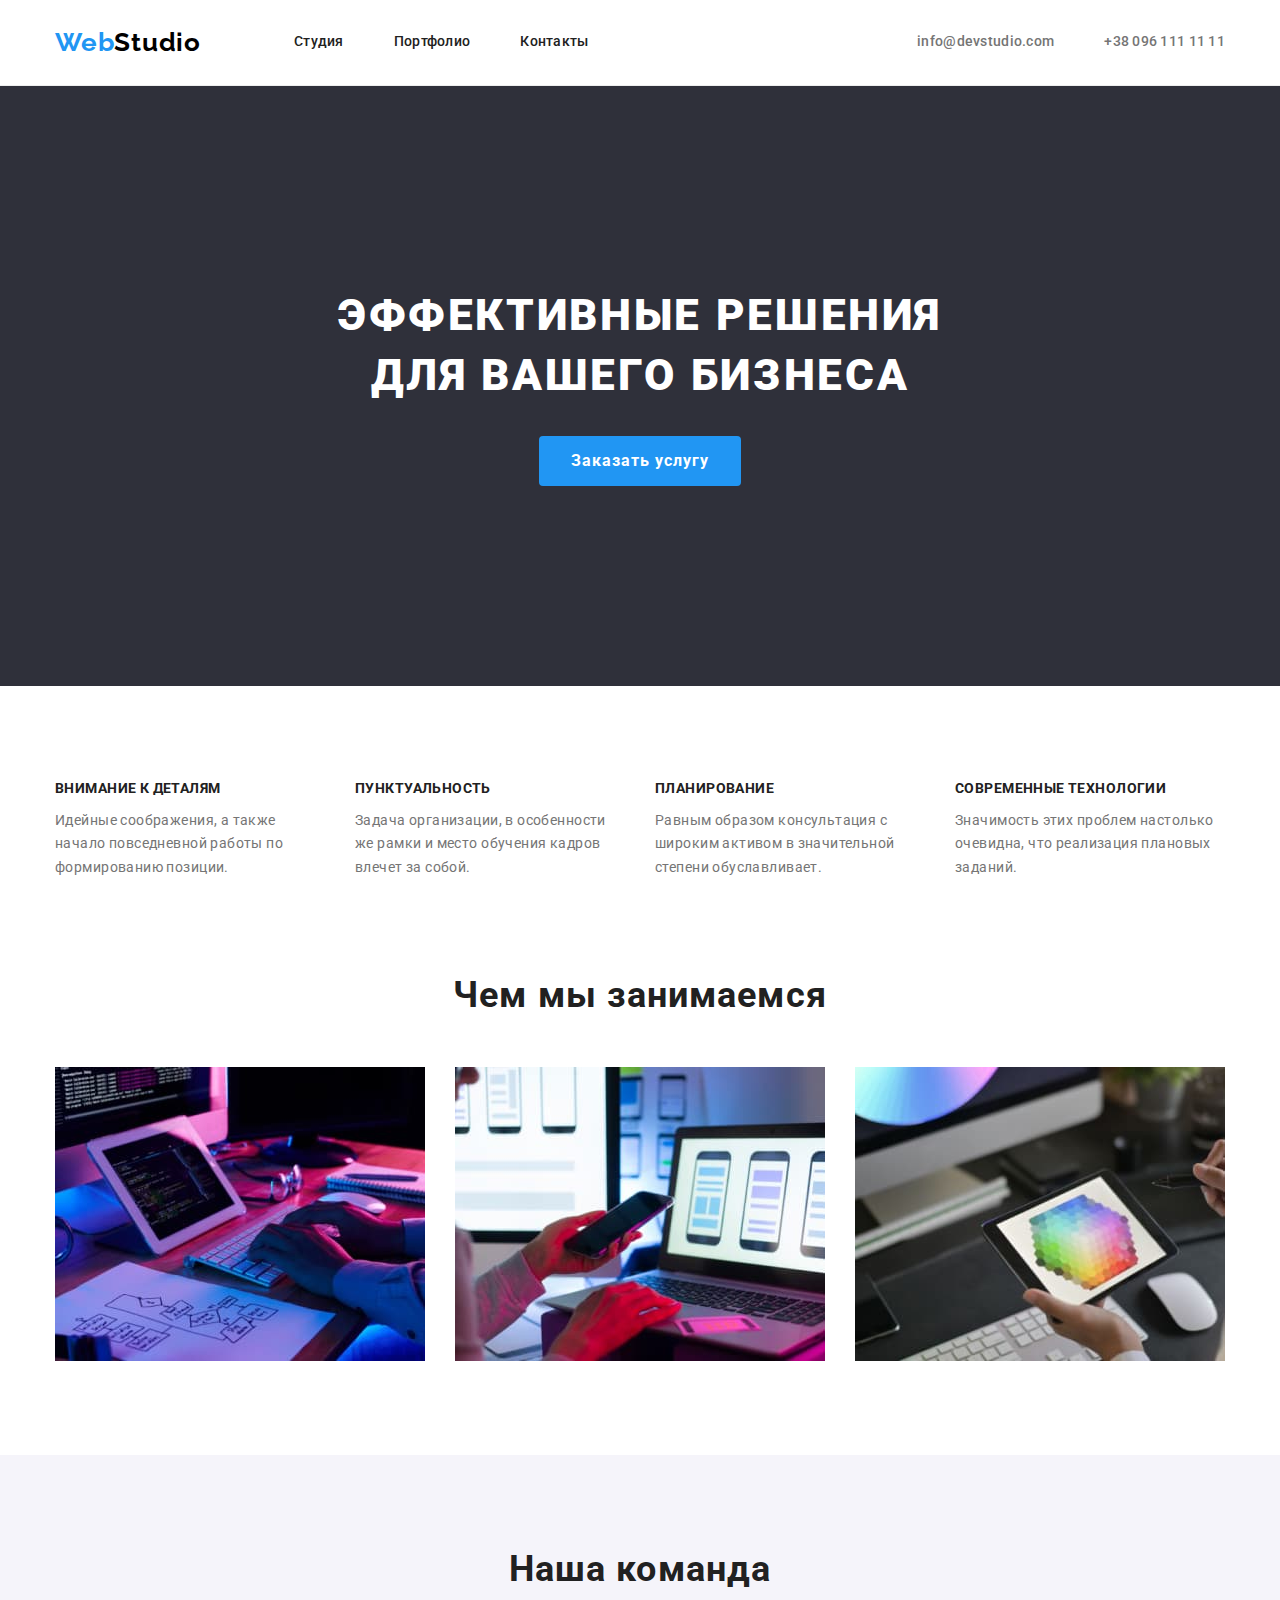
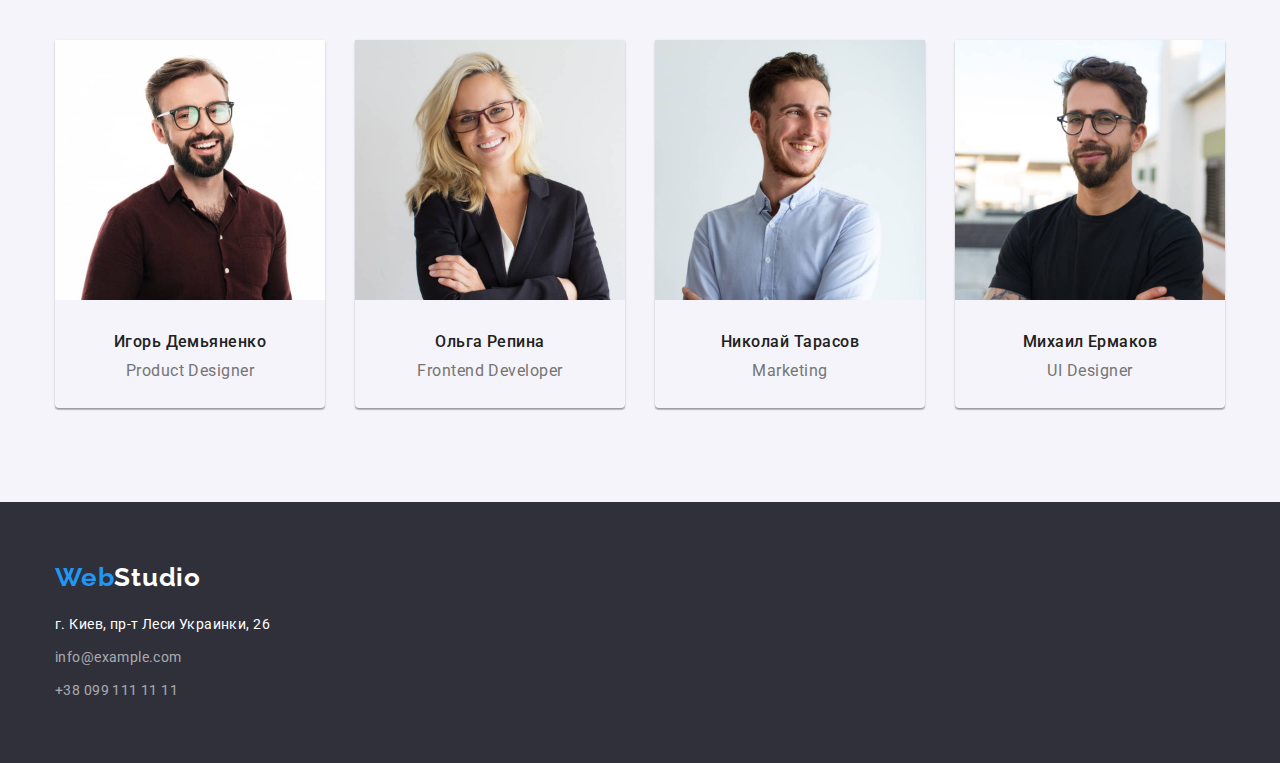
<file: index.html>
<!DOCTYPE html>
<html lang="en">
<head>
    <!-- Служебная информация -->
    <meta charset="UTF-8">
    <meta http-equiv="X-UA-Compatible" content="IE=edge">
    <meta name="viewport" content="width=device-width, initial-scale=1.0">
    <title>homework3</title>
    <link href="https://cdnjs.cloudflare.com/ajax/libs/modern-normalize/1.0.0/modern-normalize.css">
    <link rel="preconnect" href="https://fonts.gstatic.com">
    <link href="https://fonts.googleapis.com/css2?family=Raleway:wght@700&family=Roboto:wght@400;500;700;900&display=swap" rel="stylesheet">
    <link rel="stylesheet" href="./css/styles.css">
</head>
<body>
    <header class="header">
        <div class="container">
              <!-- Шапка -->
         <nav class="navigation">
            <a class="link logo-header" href="index.html">
                <span class="web">Web</span><span class="studio">Studio</span></a>
             <ul class="marking menu">
              <li class="menu-item"><a class="link link-title menu-link" href="index.html">Студия</a></li>
              <li class="menu-item"><a class="link link-title menu-link" href="porfolio.html">Портфолио</a></li>
              <li class="menu-item"><a class="link link-title menu-link" href="">Контакты</a></li>
             </ul>
         </nav>
          <ul class="marking header-adress">
             <a class="link social-links menu-adress" href="mailto:info@devstudio.com">info@devstudio.com</a>
             <a class="link social-links menu-adress" href="tel:+380961111111">+38 096 111 11 11</a>
          </ul>
     </div>
    </header>

    <main>
        <!--особенности-->
      <section class="hero-dark-bg">
          <div class="hero container">
                <h1 class="hero-title">Эффективные решения для вашего бизнеса</h1>
                <button type="button" class="hero-button">Заказать услугу</button>
          </div>
      </section>
      <!--требования к команде-->
      <section class="all-requirement">
         <div class="container">
            <!--<h2 class="visually-hidden">особенности</h2>-->
           <ul class="marking">
               <li class="requirement-item">
                  <h3 class="main-team-requirement">Внимание к деталям</h3>
                  <p class="team-requirement">Идейные соображения, а также начало повседневной работы по формированию позиции.</p>
               </li>
               <li class="requirement-item">
                  <h3 class="main-team-requirement">Пунктуальность</h3>
                  <p class="team-requirement">Задача организации, в особенности же рамки и место обучения кадров влечет за собой.</p>
               </li>
               <li class="requirement-item">
                  <h3 class="main-team-requirement">Планирование</h3>
                  <p class="team-requirement">Равным образом консультация с широким активом в значительной степени обуславливает.</p>
               </li>
               <li class="requirement-item">
                  <h3 class="main-team-requirement">Современные технологии</h3>
                  <p class="team-requirement">Значимость этих проблем настолько очевидна, что реализация плановых заданий.</p>
               </li>
          </ul>
         </div>
      </section> 

      <!--3 бокса-->
      <section class="work">
         <div class="container"> 
          <h2 class="section-title">Чем мы занимаемся</h2>
          <ul class="marking">
            <div class="box"><li><img src="./images/box-1.jpg" alt="работа на планшете" width="370"></li></div>
            <div class="box"><li><img src="./images/box-2.jpg" alt="мобильные приложения" width="370"></li></div>
            <div class="box"><li><img src="./images/box-3.jpg" alt="цветные соты на планшете" width="370"></li></div>
          </ul>
         </div>
      </section>

      <!--Команда-->
      <section class="team">
         <div class="container">
        <h2 class="section-title">Наша команда</h2>
          <ul class="team-body">
              <li class="team-card"><img src="./images/igor.jpg" alt="парень в очках с бородой и в бордовой рубашке" width="270" height="260">
                  <div class="team-names">
                     <h3 class="names">Игорь Демьяненко</h3>
                     <p lang="en" class="team-profession">Product Designer</p>
                  </div>
              </li>                
              <li class="team-card"><img src="./images/olga.jpg" alt="бизнесс блондинка в очках" width="270" height="260">
                  <div class="team-names">
                     <h3 class="names">Ольга Репина</h3>
                     <p lang="en" class="team-profession">Frontend Developer</p>
                  </div>
              </li>
              <li class="team-card"><img src="./images/nicolai.jpg" alt="парень в белой рубашке" width="270" height="260">
                  <div class="team-names">
                     <h3 class="names">Николай Тарасов</h3>
                     <p lang="en" class="team-profession">Marketing</p>  
                  </div>
              </li>
              <li class="team-card"><img src="./images/mihael.jpg" alt="парень в черной футболке и в очках" width="270" height="260">
                  <div class="team-names"> 
                     <h3 class="names">Михаил Ермаков</h3>
                     <p lang="en" class="team-profession">UI Designer</p> 
                  </div>
              </li>
          </ul>
         </div>
      </section>
    </main>

    <!--подвал-->
         <footer class="footer-dark-bg">
            <div class="container">
             <a  class="link footer-logo" href="index.html">
                <span class="web">Web</span><span class="studio-footer">Studio</span></a>
                <address>
             <ul class="footer-list">
                   <li><a href="" class="link footer-adress">г. Киев, пр-т Леси Украинки, 26</a></li>
                   <li><a href="mailto:info@example.com" class="link footer-social">info@example.com</a></li>
                   <li><a href="+380991111111" class="link footer-social">+38 099 111 11 11</a></li>
             </ul>
            </address>
            </div>
         </footer>
</body>
</html>
</file>
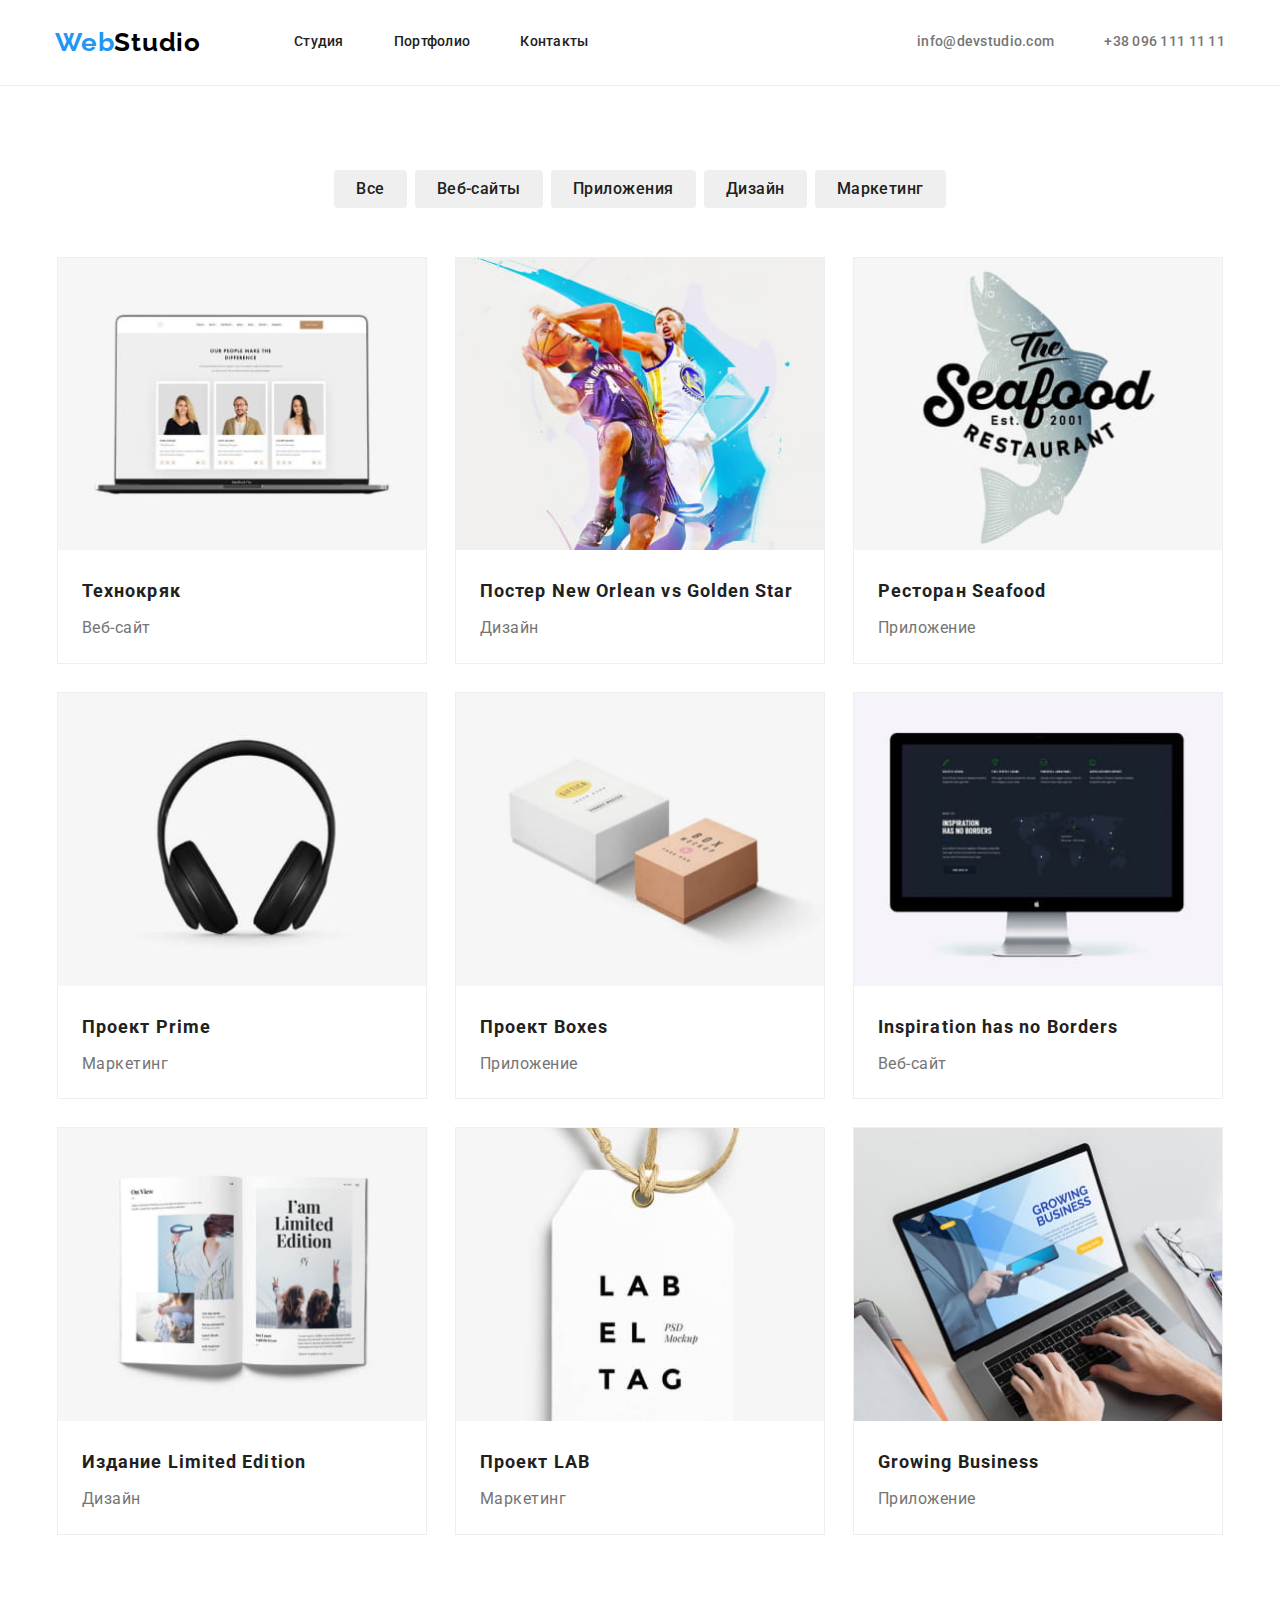
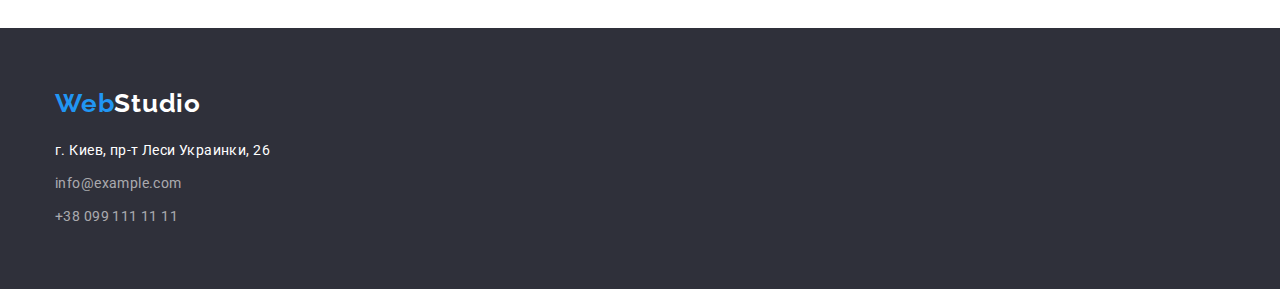
<file: porfolio.html>
<!DOCTYPE html>
<html lang="en">
<head>
    <!-- Служебная информация -->
    <meta charset="UTF-8">
    <meta http-equiv="X-UA-Compatible" content="IE=edge">
    <meta name="viewport" content="width=device-width, initial-scale=1.0">
    <title>homework3</title>
    <link rel="preconnect" href="https://fonts.gstatic.com">
    <link href="https://fonts.googleapis.com/css2?family=Raleway:wght@700&family=Roboto:wght@400;500;700;900&display=swap" rel="stylesheet">
    <link rel="stylesheet" href="./css/styles.css">
</head>
<body>
   <header class="header">
      <div class="container">
            <!-- Шапка -->
       <nav class="navigation">
          <a class="link logo-header" href="index.html">
              <span class="web">Web</span><span class="studio">Studio</span></a>
           <ul class="marking menu">
            <li class="menu-item"><a class="link link-title menu-link" href="index.html">Студия</a></li>
            <li class="menu-item"><a class="link link-title menu-link" href="porfolio.html">Портфолио</a></li>
            <li class="menu-item"><a class="link link-title menu-link" href="">Контакты</a></li>
           </ul>
       </nav>
        <ul class="marking header-adress">
           <a class="link social-links menu-adress" href="mailto:info@devstudio.com">info@devstudio.com</a>
           <a class="link social-links menu-adress" href="tel:+380961111111">+38 096 111 11 11</a>
        </ul>
   </div>
  </header>

     <!--что входит в портфолио-->
    <main>
      <section class="gallery">
         <div class="container">
          <ul class="marking gallery-btns">
              <li><button class="button-filtr" type="button">Все</button></li>
              <li><button class="button-filtr" type="button">Веб-сайты</button></li>
              <li><button class="button-filtr" type="button">Приложения</button></li>
              <li><button class="button-filtr" type="button">Дизайн</button></li>
              <li><button class="button-filtr" type="button">Маркетинг</button></li>
          </ul>
      
          <ul class="marking grid gallery-list">
              <li class="grid-item gallery-item"><img src="./images/1-monitor.jpg" alt="на мониторе 3 фотокарточки людей" width="368">
                <div class="gallery-names">
               <h3 class="filtrs">Технокряк</h3>
                <p class="main-filtrs">Веб-сайт</p>
               </div>
              </li>                
              <li class="grid-item gallery-item"><img src="./images/2-nba.jpg" alt="2 прня играют в баскетбол" width="368">
               <div class="gallery-names">  
                  <h3 class="filtrs">Постер New Orlean vs Golden Star</h3>
                  <p class="main-filtrs">Дизайн</p>
               </div>
              </li>
              <li class="grid-item gallery-item"><img src="./images/3-seafood.jpg" alt="рыбный ресторан" width="368">
               <div class="gallery-names">
                  <h3 class="filtrs">Ресторан Seafood</h3>
                  <p class="main-filtrs">Приложение</p>  
               </div>
              </li>
              <li class="grid-item gallery-item"><img src="./images/4-prime.jpg" alt="наушники" width="368">
               <div class="gallery-names">
                  <h3 class="filtrs">Проект Prime</h3>
                  <p class="main-filtrs">Маркетинг</p> 
               </div>
              </li>
              <li class="grid-item gallery-item"><img src="./images/5-boxes.jpg" alt="2 коробки разного размера" width="368">
               <div class="gallery-names">
                  <h3 class="filtrs">Проект Boxes</h3>
                  <p class="main-filtrs">Приложение</p>
               </div>
              </li>                
              <li class="grid-item gallery-item"><img src="./images/6-borders.jpg" alt="монитор борд с картой мира" width="368">
               <div class="gallery-names">
                  <h3 class="filtrs">Inspiration has no Borders</h3>
                  <p class="main-filtrs">Веб-сайт</p>
               </div>
              </li>
              <li class="grid-item gallery-item"><img src="./images/7-magazine.jpg" alt="журнал" width="368">
               <div class="gallery-names">
                  <h3 class="filtrs">Издание Limited Edition</h3>
                  <p class="main-filtrs">Дизайн</p>
               </div>  
              </li>
              <li class="grid-item gallery-item"><img src="./images/8-labels.jpg" alt="белая этикетка бирка" width="368">
               <div class="gallery-names"> 
                  <h3 class="filtrs">Проект LAB</h3>
                  <p class="main-filtrs">Маркетинг</p> 
               </div>
              </li>
              <li class="grid-item gallery-item"><img src="./images/9-nout.jpg" alt="печатают на ноуте" width="368">
               <div class="gallery-names">
                  <h3 class="filtrs">Growing Business</h3>
                  <p class="main-filtrs">Приложение</p> 
               </div>
              </li>
          </ul>
         </div>
      </section>
    </main>

    <!--подвал-->
    <footer class="footer-dark-bg">
      <div class="container">
       <a  class="link footer-logo" href="index.html">
          <span class="web">Web</span><span class="studio-footer">Studio</span></a>
             <address>
                  <ul class="footer-list">
                      <li><a href="" class="link footer-adress">г. Киев, пр-т Леси Украинки, 26</a></li>
                      <li><a href="mailto:info@example.com" class="link footer-social">info@example.com</a></li>
                      <li><a href="+380991111111" class="link footer-social">+38 099 111 11 11</a></li>
                  </ul>
            </address>
      </div>
   </footer>
</body>
</html>
</file>
<file: css/styles.css>
:root {
  --main-text-color: #757575;
  --accent-color: #2196f3;
  --title-color: #212121;
  --dark-bg-color: #2f303a;
  --content-color: #ffffff;
  --team-color: #f5f4fa;
  --grid-item: 1;
}

:focus {
  outline: none;
}

/*Утилиты*/
*,
::after,
::before {
  box-sizing: inherit;
}

address {
  font-style: normal;
}

body {
  font-family: "Roboto", sans-serif;
  font-size: 14px;
  font-weight: 500;
  line-height: 16px;
  letter-spacing: 0.02em;
  text-align: left;
  color: var(--main-text-color);
  margin: 0;
}

.link {
  text-decoration: none;
  color: inherit;
}

.container {
  width: 1200px;
  padding-left: 15px;
  padding-right: 15px;
  margin-right: auto;
  margin-left: auto;
  box-sizing: border-box;
  /* background-color:gray; */
}

.grid {
  display: flex;
  flex-wrap: wrap;
  margin-top: -30px;
}

.grid-item {
  flex-basis: calc((100% - 30px * var(--grid-item)) / var(--grid-item));
}

button {
  cursor: pointer;
  font-family: inherit;
}

h1,
h2,
h3,
h4,
h5,
h6,
p,
ul,
li {
  margin: 0;
  padding: 0;
}

/*Конец Утилит*/

.marking {
  display: flex;
  justify-content: center;

  margin-top: 0;
  margin-bottom: 0;
  padding-left: 0;

  list-style: none;
}

/*.marking.requirement-marking {
  margin-top: 94px;*/

/*требование к команде*/

.all-requirement {
  padding-top: 94px;
}

/*.visually-hidden {
  position: absolute;
  width: 1px;
  height: 1px;
  margin: -1px;
  border: 0;
  padding: 0;
  white-space: nowrap;
  -webkit-clip-path: inset(100%);
  clip-path: inset(100%);
  clip: rect(0 0 0 0);
  overflow: hidden;
}*/

.requirement-item {
  display: flex;
  flex-direction: column;
  justify-content: center;

  width: 270px;
  height: 101px;
}

.requirement-item:not(:last-child) {
  margin-right: 30px;
}

.main-team-requirement {
  margin-right: 30px;
  font-weight: 700;
  font-size: 14px;
  line-height: 1.14;
  letter-spacing: 0.03em;
  text-transform: uppercase;
  color: var(--title-color);
}

.team-requirement {
  margin-top: 12px;
  margin-bottom: 0;

  font-weight: 400;
  font-size: 14px;
  line-height: 1.71;
  letter-spacing: 0.03em;
  color: var(--main-text-color);
}

.link.current {
  color: var(--accent-color);
}

.hero-dark-bg {
  padding: 200px 0;
  box-sizing: border-box;

  height: 600px;
  background: var(--dark-bg-color);
}

.hero {
  display: flex;
  flex-direction: column;
  justify-content: center;
  align-items: center;
}

.web {
  color: var(--accent-color);
}

.studio {
  color: #000000;
}
.studio-footer {
  color: var(--content-color);
}

.hero-button {
  padding: 10px 32px;

  min-width: 136px;
  font-weight: 700;
  font-size: 16px;
  line-height: 1.87;
  letter-spacing: 0.06em;
  background: var(--accent-color);
  border-radius: 4px;
  border: 0;
  color: #ffffff;
}

.button-filtr {
  border: 0;
  border-radius: 4px;
  padding: 6px 22px;
  font-weight: 500;
  font-size: 16px;
  line-height: 1.62;
  letter-spacing: 0.03em;
  color: var(--title-color);
}

.gallery-btns li:not(:last-child) .button-filtr {
  margin-right: 8px;
}

button:hover,
button:focus {
  background: var(--accent-color);
  color: #fff;
}
/*галлерея портфолио*/

.gallery {
  padding-top: 84px;
}

.gallery-names {
  padding: 20px 24px 20px 24px;
}

.gallery-item {
  --grid-item: 4;
  outline: 1px solid #eeeeee;
  margin-bottom: 30px;
  /* text-align: center; */
}
.gallery-list .gallery-item:not(:nth-child(3n)) {
  margin-right: 30px;
}

.gallery-list .gallery-item:nth-last-child(-n + 3) {
  margin-bottom: 0;
}

.gallery-list {
  padding-bottom: 94px;
  margin-top: 50px;
}

.filtrs {
  margin-bottom: 4px;
  font-weight: 700;
  font-size: 18px;
  line-height: 2;
  letter-spacing: 0.06em;
  color: var(--title-color);
}

.main-filtrs {
  font-weight: 400;
  font-size: 16px;
  line-height: 1.87;
  letter-spacing: 0.03em;
  color: var(--main-text-color);
}

.hero-title {
  margin-top: auto;
  margin-bottom: 30px;
  margin-left: auto;
  margin-right: auto;

  width: 696px;
  height: 120px;
  font-weight: 900;
  font-size: 44px;
  line-height: 1.36;
  letter-spacing: 0.06em;
  text-transform: uppercase;
  text-align: center;
  color: var(--content-color);
}

/*3 бокса с фото*/

.work {
  padding-top: 94px;
  padding-bottom: 94px;
 }

.box {
  width: 370px;
  height: 294px;
  margin-right: 30px;
  margin-top: 50px;
  margin-bottom: 0;
}

.box:nth-child(3n) {
  margin-right: 0;
}

/*Команда Имена Профессия*/

.team-card {
  --grid-item: 4;
  text-align: center;
  background: white;

  width: 270px;
  height: 368px;
  background: var(--project-card-bgcolor);
  box-sizing: border-box;
  box-shadow: 0px 1px 3px rgb(0 0 0 / 12%), 0px 1px 1px rgb(0 0 0 / 14%), 0px 2px 1px rgb(0 0 0 / 20%);
  border-radius: 0px 0px 4px 4px;
}

.team {
  padding-top: 94px;
  padding-bottom: 94px;
  box-sizing: border-box;

  background: var(--team-color);
}

.team-card:not(:last-child) {
  margin-right: 30px;
}
.team-names {
  padding: 30px 0; 
}

.names {
  margin-bottom: 10px;

  font-weight: 500;
  font-size: 16px;
  line-height: 1.18;
  letter-spacing: 0.03em;
  color: var(--title-color);
}

.team-profession {
  margin-top: 10px;
 
  font-weight: 400;
  font-size: 16px;
  line-height: 1.18;
  letter-spacing: 0.03em;
  color: var(--main-text-color);
}

.team-body {
    display: flex;
    justify-content: center;
    margin-top: 50px;
    list-style: none;
}

.team-body .team-item:not(:last-child) {
  margin-right: 30px;
}

/*ХЕДЕР*/

.navigation {
  display: flex;
  align-items: center;
  margin-right: auto;
}

.header {
  display: block;
  padding: 27px 0;
  border-bottom: 1px solid #eeeeee;
  font-weight: 500;
  font-size: 14px;
  line-height: 1.14;
  letter-spacing: 0.02em;
  color: var(--title-color);
}

.header .container {
  display: flex;
  justify-content: flex-end;
  align-items: center;
}

.header-adress {
  font-weight: 500;
  font-size: 14px;
  line-height: 1.14;
  letter-spacing: 0.02em;
  color: var(--main-text-color);
}

.logo-header {
  margin-right: 93px;

  font-family: Raleway;
  font-weight: 700;
  font-size: 26px;
  line-height: 1.19;
  letter-spacing: 0.03em;
}

.menu {
  display: inline-flex;
}

.menu-item:not(:last-child) {
  margin-right: 50px;
}

.menu-adress:not(:last-child) {
  margin-right: 50px;
}

.link-title:hover,
.link-title:focus {
  color: var(--accent-color);
}

.social-links:hover,
.social-links:focus {
  color: var(--accent-color);
}

/*подвал*/

.footer-list {
  margin-top: 20px;
  list-style: none;
}

.footer-list li {
  margin-top: 9px;
}

.footer-dark-bg {
  padding: 60px 0;
  box-sizing: border-box;
  background: var(--dark-bg-color);
}

.footer-social {
  font-weight: 400;
  font-size: 14px;
  line-height: 1.71;
  letter-spacing: 0.03em;
  color: rgba(255, 255, 255, 0.6);
}

.footer-adress {
  font-weight: 400;
  font-size: 14px;
  line-height: 1.71;
  letter-spacing: 0.03em;
  color: #ffffff;
}

.footer-logo {
  font-family: Raleway;
  font-weight: 700;
  font-size: 26px;
  line-height: 1.19;
  letter-spacing: 0.03em;
}

.section-title {
  margin-top: 0;
  margin-bottom: 0;
  text-align: center;
  font-weight: 700;
  font-size: 36px;
  line-height: 1.16;
  letter-spacing: 0.03em;
  color: var(--title-color);
}
</file>
